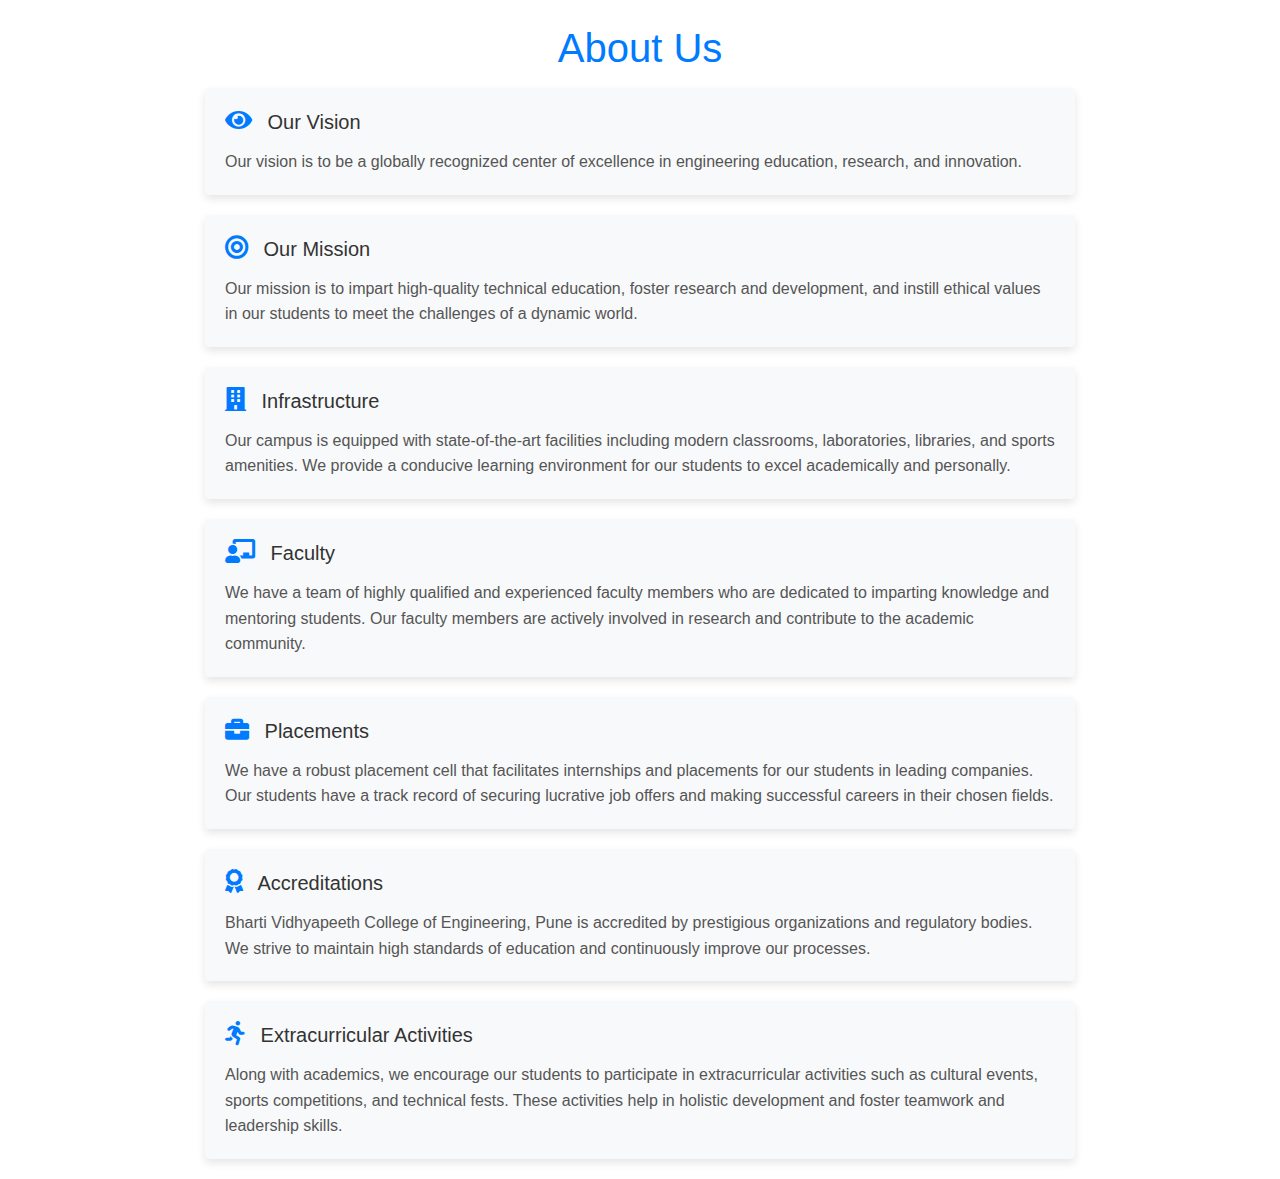
<file: about_us.html>
<!DOCTYPE html>
<html lang="en">
<head>
  <meta charset="UTF-8">
  <meta name="viewport" content="width=device-width, initial-scale=1.0">
  <title>About Us - Bharti Vidhyapeeth College of Engineering, Pune</title>
  <link rel="stylesheet" href="https://stackpath.bootstrapcdn.com/bootstrap/4.5.2/css/bootstrap.min.css">
  <link rel="stylesheet" href="https://cdnjs.cloudflare.com/ajax/libs/font-awesome/5.15.3/css/all.min.css"> <!-- Font Awesome CSS -->
  <link rel="stylesheet" href="aboutUs.css"> <!-- Your custom CSS file -->
</head>
<body>
  <div class="container">
    <h1 class="mt-4 mb-3">About Us</h1>
    <div class="card">
      <div class="card-body">
        <h3 class="card-title"><i class="fas fa-eye icon"></i> Our Vision</h3>
        <p class="card-text">Our vision is to be a globally recognized center of excellence in engineering education, research, and innovation.</p>
      </div>
    </div>
    <div class="card">
      <div class="card-body">
        <h3 class="card-title"><i class="fas fa-bullseye icon"></i> Our Mission</h3>
        <p class="card-text">Our mission is to impart high-quality technical education, foster research and development, and instill ethical values in our students to meet the challenges of a dynamic world.</p>
      </div>
    </div>
    <div class="card">
      <div class="card-body">
        <h3 class="card-title"><i class="fas fa-building icon"></i> Infrastructure</h3>
        <p class="card-text">Our campus is equipped with state-of-the-art facilities including modern classrooms, laboratories, libraries, and sports amenities. We provide a conducive learning environment for our students to excel academically and personally.</p>
      </div>
    </div>
    <div class="card">
      <div class="card-body">
        <h3 class="card-title"><i class="fas fa-chalkboard-teacher icon"></i> Faculty</h3>
        <p class="card-text">We have a team of highly qualified and experienced faculty members who are dedicated to imparting knowledge and mentoring students. Our faculty members are actively involved in research and contribute to the academic community.</p>
      </div>
    </div>
    <div class="card">
      <div class="card-body">
        <h3 class="card-title"><i class="fas fa-briefcase icon"></i> Placements</h3>
        <p class="card-text">We have a robust placement cell that facilitates internships and placements for our students in leading companies. Our students have a track record of securing lucrative job offers and making successful careers in their chosen fields.</p>
      </div>
    </div>
    <div class="card">
      <div class="card-body">
        <h3 class="card-title"><i class="fas fa-award icon"></i> Accreditations</h3>
        <p class="card-text">Bharti Vidhyapeeth College of Engineering, Pune is accredited by prestigious organizations and regulatory bodies. We strive to maintain high standards of education and continuously improve our processes.</p>
      </div>
    </div>
    <div class="card">
      <div class="card-body">
        <h3 class="card-title"><i class="fas fa-running icon"></i> Extracurricular Activities</h3>
        <p class="card-text">Along with academics, we encourage our students to participate in extracurricular activities such as cultural events, sports competitions, and technical fests. These activities help in holistic development and foster teamwork and leadership skills.</p>
      </div>
    </div>
  </div>
</body>
</html>
</file>
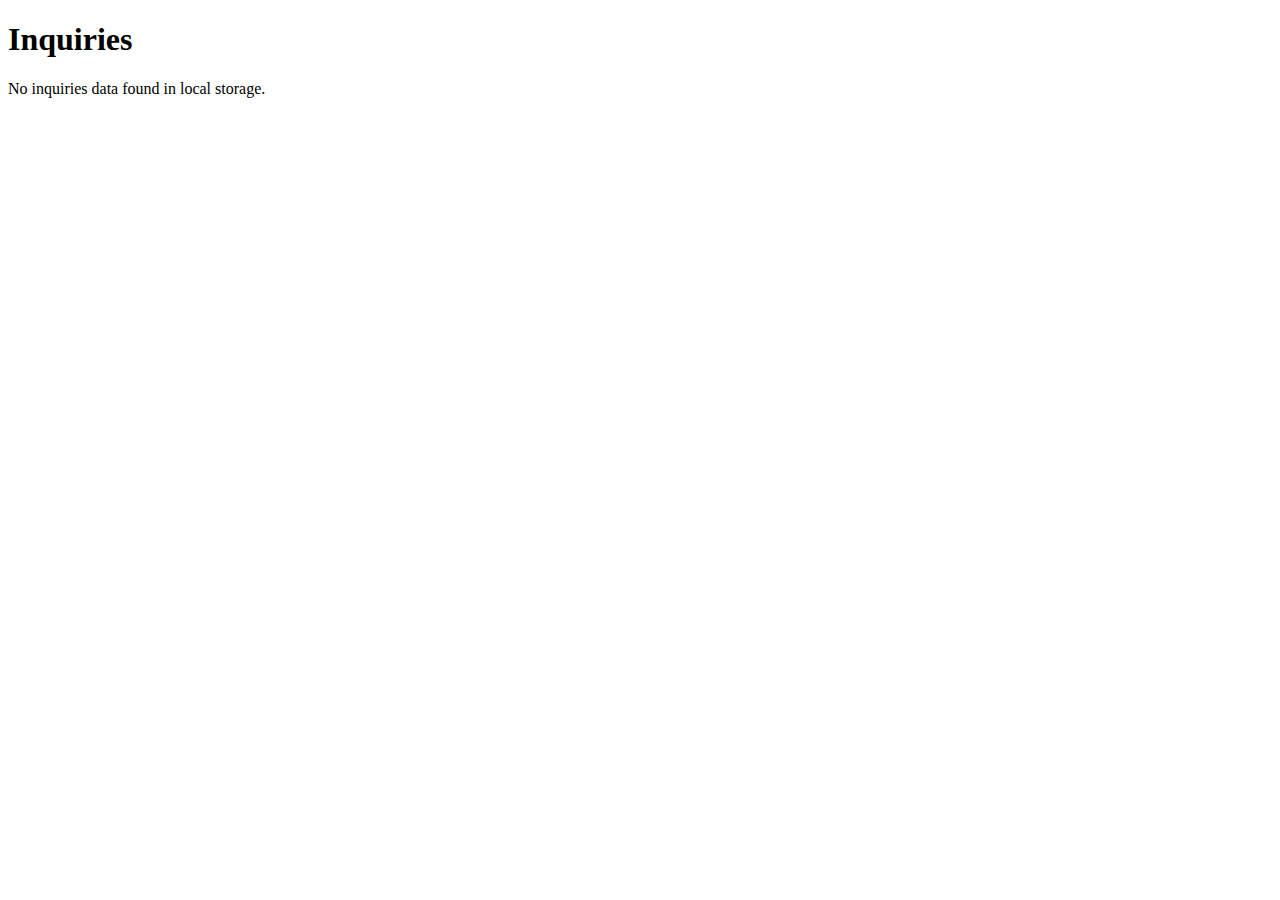
<file: inquiries.html>
<!DOCTYPE html>
<html lang="en">
<head>
    <meta charset="UTF-8">
    <meta name="viewport" content="width=device-width, initial-scale=1.0">
    <title>Inquiries</title>
</head>
<body>
    <h1>Inquiries</h1>
    <div id="inquiriesData"></div>

    <script src="https://code.jquery.com/jquery-3.6.0.min.js"></script>
    <script>
        $(document).ready(function() {
            // Retrieve data from local storage
            var inquiriesData = JSON.parse(localStorage.getItem('inquiryFormData'));

            // Display data on the page
            if (inquiriesData) {
                $('#inquiriesData').html('<pre>' + JSON.stringify(inquiriesData, null, 2) + '</pre>');
            } else {
                $('#inquiriesData').html('<p>No inquiries data found in local storage.</p>');
            }
        });
    </script>
</body>
</html>
</file>
<file: aboutUs.css>
.card {
    border: none;
    background-color: #f8f9fa;
    margin-bottom: 20px;
    box-shadow: 0 4px 8px rgba(0, 0, 0, 0.1);
  }
  .card-body {
    padding: 20px;
  }
  .card-title {
    font-size: 20px;
    margin-bottom: 15px;
    color: #333;
  }
  .card-text {
    font-size: 16px;
    line-height: 1.6;
    color: #555;
  }
  .icon {
    font-size: 24px;
    margin-right: 10px;
    color: #007bff;
  }
  .container {
    max-width: 900px;
    margin: 0 auto;
  }
  h1 {
    font-size: 40px;
    text-align: center;
    margin-bottom: 30px;
    color: #007bff;
  }
  @media (max-width: 768px) {
    .card {
      padding: 20px;
    }
  }
</file>
